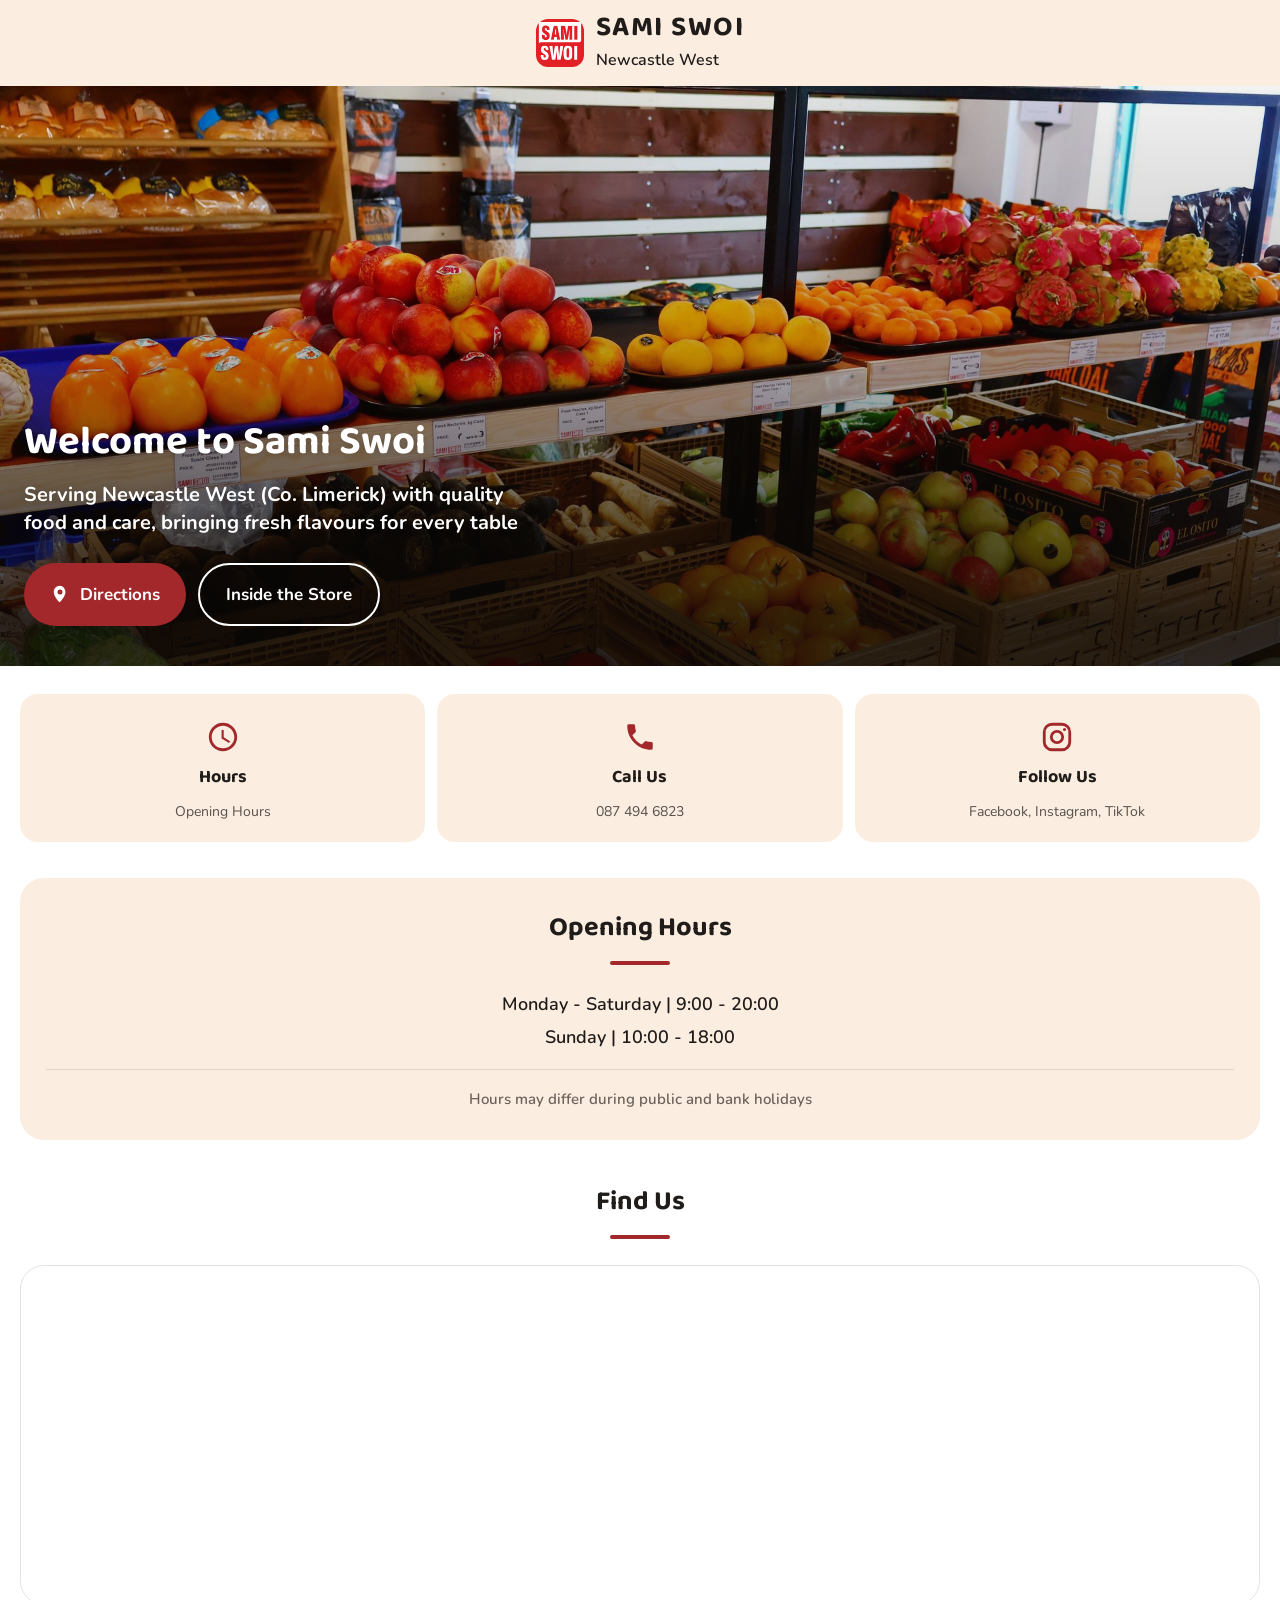
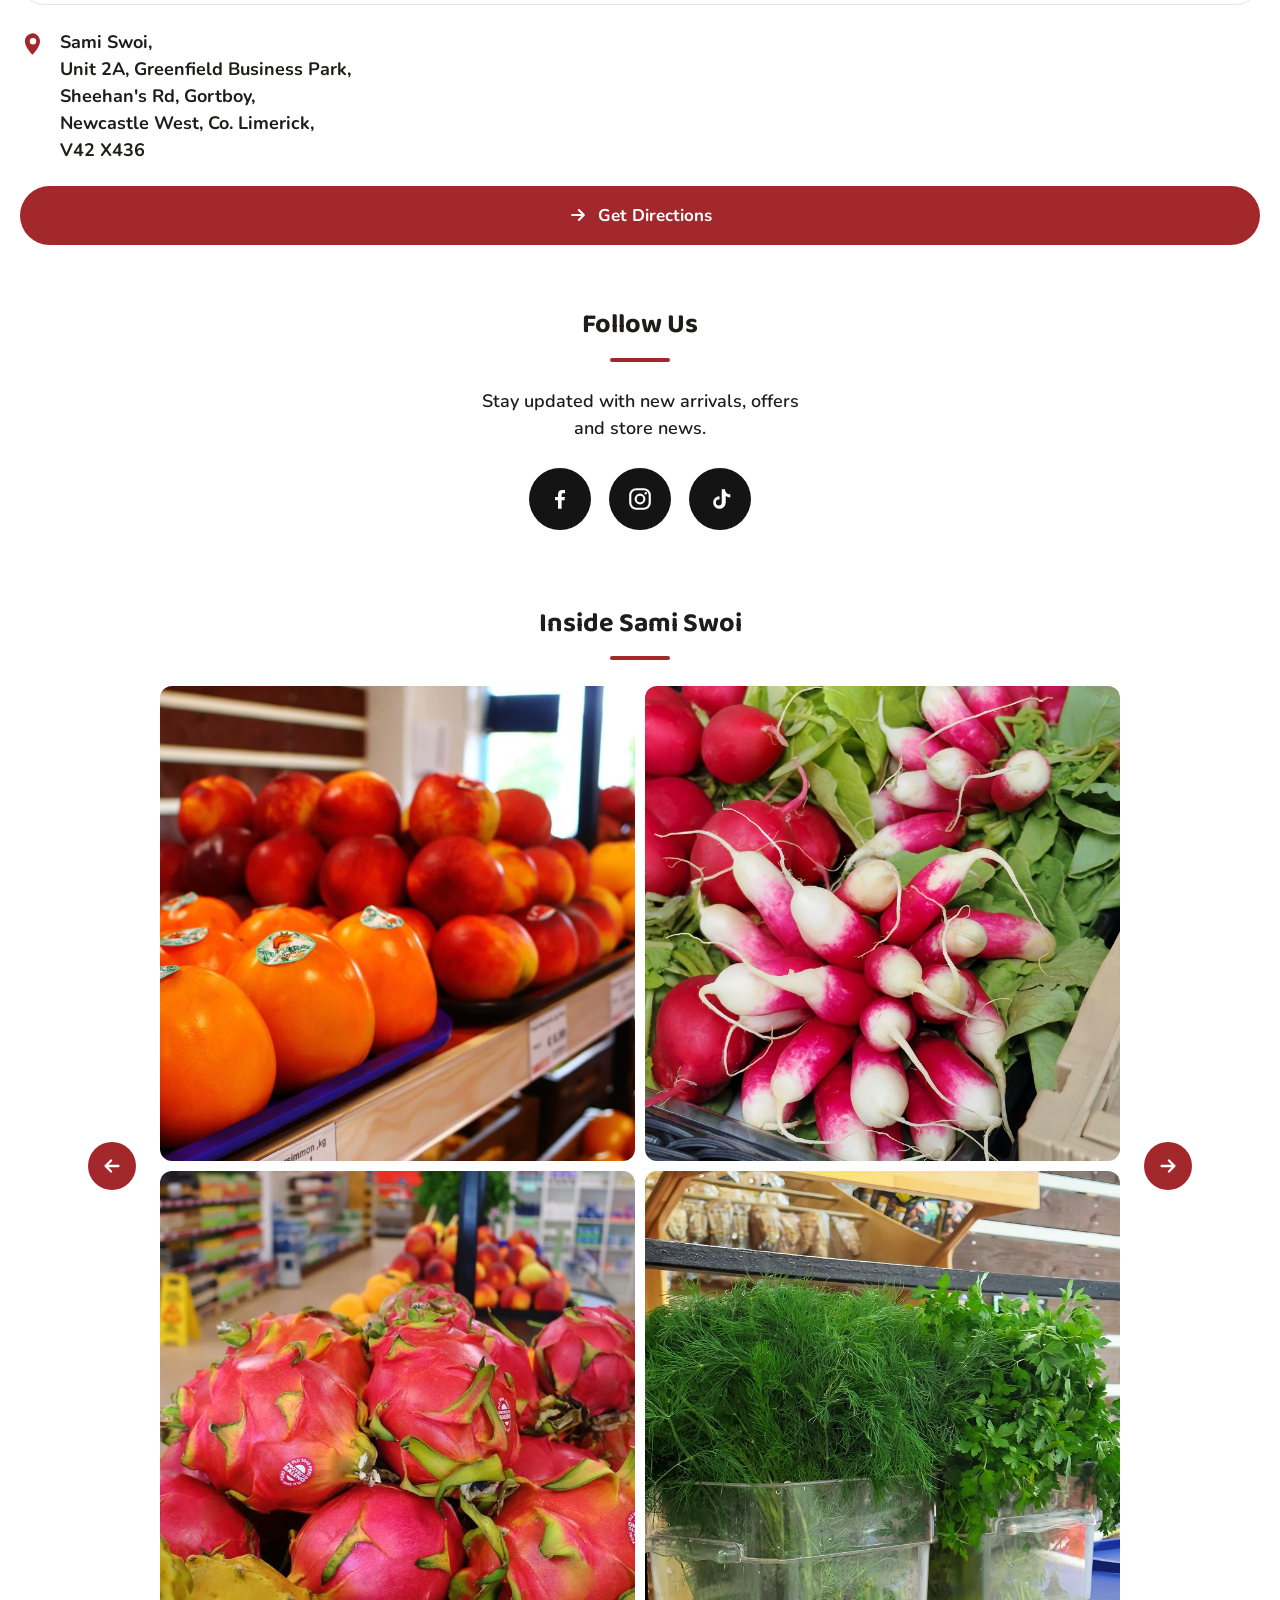
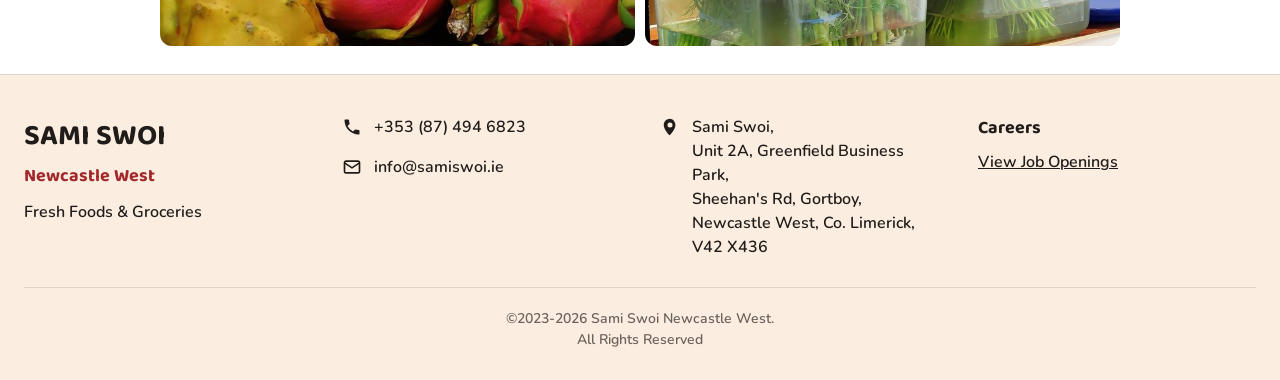
<file: index.html>
<!DOCTYPE html>
<html lang="en">

<head>
  <meta charset="UTF-8" />
  <meta name="viewport" content="width=device-width, initial-scale=1.0" />
  <title>Sami Swoi | Newcastle West (Co. Limerick)</title>
  <meta name="format-detection" content="telephone=no" />
  <link rel="icon" href="favicon.ico" />
  <link rel="preconnect" href="https://fonts.googleapis.com" />
  <link rel="preconnect" href="https://fonts.gstatic.com" crossorigin />
  <link
    href="https://fonts.googleapis.com/css2?family=Baloo+2:wght@500;600;700;800&family=Nunito:wght@400;600;700;800&display=swap"
    rel="stylesheet" />
  <link rel="stylesheet" href="styles.css" />
  <script src="fragments.js" defer></script>
  <script src="scripts.js" defer></script>
</head>

<body>
  <div class="page" id="top">

    <div id="site-header"></div>

    <section class="hero">
      <div class="hero-content">
        <h1>Welcome to Sami Swoi</h1>
        <p>Serving Newcastle West (Co. Limerick) with quality food and care, bringing fresh flavours for every table</p>
        <div class="hero-buttons">
          <a href="#map" class="btn btn-primary">
            <svg viewBox="0 0 24 24" fill="currentColor">
            <path
              d="M12 2C7.86 2 4.5 5.36 4.5 9.5c0 5.5 6.5 12 7 12.5.5-.5 7-7 7-12.5C18.5 5.36 15.14 2 12 2zm0 10.5a3 3 0 110-6 3 3 0 010 6z" />
          </svg>
            Directions
          </a>
          <a href="#inside-the-store" class="btn btn-outline">Inside the Store</a>
        </div>
      </div>
    </section>

    <section class="quick-info">
      <a href="#hours" class="info-card">
        <span class="info-icon"><svg viewBox="0 0 24 24" fill="currentColor">
            <path
              d="M12 2C6.47 2 2 6.47 2 12s4.47 10 10 10 10-4.47 10-10S17.53 2 12 2zm0 18c-4.41 0-8-3.59-8-8s3.59-8 8-8 8 3.59 8 8-3.59 8-8 8z" />
            <path d="M12.5 7H11v6l5.25 3.15.75-1.23-4.5-2.67z" />
          </svg></span>
        <span class="info-label">Hours</span>
        <span class="info-sub">Opening Hours</span>
      </a>
      <div class="info-card">
        <a href="tel:+353874946823" class="info-card-tel">
          <span class="info-icon"><svg viewBox="0 0 24 24" fill="currentColor">
              <path
                d="M6.62 10.79a15.05 15.05 0 006.59 6.59l2.2-2.2a1 1 0 011.02-.24c1.12.37 2.33.57 3.57.57a1 1 0 011 1V20a1 1 0 01-1 1C10.61 21 3 13.39 3 4a1 1 0 011-1h3.5a1 1 0 011 1c0 1.24.2 2.45.57 3.57a1 1 0 01-.25 1.02l-2.2 2.2z" />
            </svg></span>
          <span class="info-label">Call Us</span>
        </a>
        <span class="info-sub">087 494 6823</span>
      </div>
      <a href="#social-media" class="info-card">
        <span class="info-icon"><svg viewBox="0 0 24 24" fill="none" stroke="currentColor" stroke-width="2">
            <rect x="3" y="3" width="18" height="18" rx="5.5" />
            <circle cx="12" cy="12" r="4" />
            <circle cx="17.3" cy="6.7" r="1.1" fill="currentColor" stroke="none" />
          </svg></span>
        <span class="info-label">Follow Us</span>
        <span class="info-sub">Facebook, Instagram, TikTok</span>
      </a>
    </section>

    <section class="opening-hours" id="hours">
      <div class="hours-card">
        <h2 class="section-heading">Opening Hours</h2>
        <p>Monday - Saturday | 9:00 - 20:00</p>
        <p>Sunday | 10:00 - 18:00</p>
        <hr />
        <p class="muted">Hours may differ during public and bank holidays</p>
      </div>
    </section>

    <section class="find-us" id="map">
      <h2 class="section-heading">Find Us</h2>
      <div class="map-embed">
        <iframe
          src="https://www.google.com/maps/embed?pb=!1m14!1m8!1m3!1d4863.294888097653!2d-9.05238!3d52.449301!3m2!1i1024!2i768!4f13.1!3m3!1m2!1s0x485b318d85bb00df%3A0xbb4847e2647f6476!2sSAMI%20SWOI%20Newcastle%20West!5e0!3m2!1sen!2sus!4v1785746607807!5m2!1sen!2sus"
          loading="lazy" referrerpolicy="no-referrer-when-downgrade" title="Map showing Sami Swoi location">
        </iframe>
      </div>
      <div class="address-block">
        <svg class="pin-icon" viewBox="0 0 24 24" fill="currentColor">
          <path
            d="M12 2C7.86 2 4.5 5.36 4.5 9.5c0 5.5 6.5 12 7 12.5.5-.5 7-7 7-12.5C18.5 5.36 15.14 2 12 2zm0 10.5a3 3 0 110-6 3 3 0 010 6z" />
        </svg>
        <p>Sami Swoi,<br />Unit 2A, Greenfield Business Park,<br />Sheehan's Rd, Gortboy,<br />Newcastle West, Co.
          Limerick,<br />V42 X436</p>
      </div>
      <a href="https://www.google.com/maps/dir/?api=1&destination=Unit+2A,+SAMI+SWOI+Newcastle+West,+Sheehan's+Rd,+Gortboy,+Newcastle+West,+Co.+Limerick,+V42+X436"
        target="_blank" rel="noopener" class="btn btn-primary btn-full">
        <svg viewBox="0 0 24 24" fill="none" stroke="currentColor" stroke-width="2.5" stroke-linecap="round"
          stroke-linejoin="round">
          <path d="M5 12h14M13 6l6 6-6 6" />
        </svg>
        Get Directions
      </a>
    </section>

    <section class="follow-us" id="social-media">
      <h2 class="section-heading">Follow Us</h2>
      <p class="sub">Stay updated with new arrivals, offers and store news.</p>
      <div class="social-row">
        <a href="https://www.facebook.com/people/Sami-Swoi/pfbid02LhVeNh3Zhd5ELFD17nQKPX2Lpx3Z6w9bepP1s5wPyCRjrV6WiodmXbZF6c1RVofil/" target="_blank" rel="noopener" class="social-icon" aria-label="Facebook">
          <svg viewBox="0 0 24 24" fill="currentColor">
            <path
              d="M13.5 21v-7.85h2.64l.4-3.06h-3.04v-1.96c0-.89.25-1.49 1.53-1.49h1.63V3.98C15.94 3.87 15.02 3.8 13.94 3.8c-2.24 0-3.78 1.37-3.78 3.87v2.42H7.5v3.06h2.66V21h3.34z" />
          </svg>
        </a>
        <a href="https://www.instagram.com/swoi561?utm_source=ig_web_button_share_sheet&igsh=ZDNlZDc0MzIxNw==" target="_blank" rel="noopener" class="social-icon" aria-label="Instagram">
          <svg viewBox="0 0 24 24" fill="none" stroke="currentColor" stroke-width="2">
            <rect x="3" y="3" width="18" height="18" rx="5.5" />
            <circle cx="12" cy="12" r="4" />
            <circle cx="17.3" cy="6.7" r="1.1" fill="currentColor" stroke="none" />
          </svg>
        </a>
        <a href="https://www.tiktok.com/@sami.swoi22?is_from_webapp=1&sender_device=pc" target="_blank" rel="noopener" class="social-icon" aria-label="TikTok">
          <svg viewBox="0 0 24 24" fill="currentColor">
            <path
              d="M16.6 3h-3v12.2a2.7 2.7 0 11-2.7-2.7c.2 0 .4 0 .6.05V9.4a5.8 5.8 0 105.8 5.8V9.3a7.3 7.3 0 004.2 1.3V7.6a4.3 4.3 0 01-4.9-4.6z" />
          </svg>
        </a>
      </div>
    </section>

    <section class="gallery" id="inside-the-store">
      <h2 class="section-heading">Inside Sami Swoi</h2>
      <div class="carousel-wrap">
      <div class="carousel">
        <div class="carousel-track" id="galleryTrack">
          <div class="carousel-page" aria-hidden="true">
            <img src="static/images/inside-the-store/img_0358.jpg" alt="" />
            <img src="static/images/inside-the-store/img_0359.jpg" alt="" />
            <img src="static/images/inside-the-store/img_0360.jpg" alt="" />
            <img src="static/images/inside-the-store/img_0353.jpg" alt="" />
          </div>
          <div class="carousel-page">
            <img src="static/images/inside-the-store/img_0287.jpg" alt="Inside Sami Swoi" />
            <img src="static/images/inside-the-store/img_0289.jpg" alt="Inside Sami Swoi" />
            <img src="static/images/inside-the-store/img_0290.jpg" alt="Inside Sami Swoi" />
            <img src="static/images/inside-the-store/img_0292.jpg" alt="Inside Sami Swoi" />
          </div>
          <div class="carousel-page">
            <img src="static/images/inside-the-store/img_0334.jpg" alt="Inside Sami Swoi" />
            <img src="static/images/inside-the-store/img_0335.jpg" alt="Inside Sami Swoi" />
            <img src="static/images/inside-the-store/img_0342.jpg" alt="Inside Sami Swoi" />
            <img src="static/images/inside-the-store/img_0343.jpg" alt="Inside Sami Swoi" />
          </div>
          <div class="carousel-page">
            <img src="static/images/inside-the-store/img_0345.jpg" alt="Inside Sami Swoi" />
            <img src="static/images/inside-the-store/img_0346.jpg" alt="Inside Sami Swoi" />
            <img src="static/images/inside-the-store/img_0347.jpg" alt="Inside Sami Swoi" />
            <img src="static/images/inside-the-store/img_0348.jpg" alt="Inside Sami Swoi" />
          </div>
          <div class="carousel-page">
            <img src="static/images/inside-the-store/img_0349.jpg" alt="Inside Sami Swoi" />
            <img src="static/images/inside-the-store/img_0350.jpg" alt="Inside Sami Swoi" />
            <img src="static/images/inside-the-store/img_0351.jpg" alt="Inside Sami Swoi" />
            <img src="static/images/inside-the-store/img_0352.jpg" alt="Inside Sami Swoi" />
          </div>
          <div class="carousel-page">
            <img src="static/images/inside-the-store/img_0354.jpg" alt="Inside Sami Swoi" />
            <img src="static/images/inside-the-store/img_0355.jpg" alt="Inside Sami Swoi" />
            <img src="static/images/inside-the-store/img_0356.jpg" alt="Inside Sami Swoi" />
            <img src="static/images/inside-the-store/img_0357.jpg" alt="Inside Sami Swoi" />
          </div>
          <div class="carousel-page">
            <img src="static/images/inside-the-store/img_0358.jpg" alt="Inside Sami Swoi" />
            <img src="static/images/inside-the-store/img_0359.jpg" alt="Inside Sami Swoi" />
            <img src="static/images/inside-the-store/img_0360.jpg" alt="Inside Sami Swoi" />
            <img src="static/images/inside-the-store/img_0353.jpg" alt="Inside Sami Swoi" />
          </div>
          <div class="carousel-page" aria-hidden="true">
            <img src="static/images/inside-the-store/img_0287.jpg" alt="" />
            <img src="static/images/inside-the-store/img_0289.jpg" alt="" />
            <img src="static/images/inside-the-store/img_0290.jpg" alt="" />
            <img src="static/images/inside-the-store/img_0292.jpg" alt="" />
          </div>
        </div>
      </div>
      <div class="carousel-controls">
        <button type="button" class="carousel-btn" id="galleryPrev" aria-label="Show previous photos" aria-controls="galleryTrack">
          <svg viewBox="0 0 24 24" fill="none" stroke="currentColor" stroke-width="2.5" stroke-linecap="round" stroke-linejoin="round">
            <path d="M19 12H5M11 18l-6-6 6-6" />
          </svg>
        </button>
        <button type="button" class="carousel-btn" id="galleryNext" aria-label="Show next photos" aria-controls="galleryTrack">
          <svg viewBox="0 0 24 24" fill="none" stroke="currentColor" stroke-width="2.5" stroke-linecap="round" stroke-linejoin="round">
            <path d="M5 12h14M13 6l6 6-6 6" />
          </svg>
        </button>
      </div>
      </div>
    </section>

    <div id="site-footer"></div>

  </div>

</body>

</html>
</file>
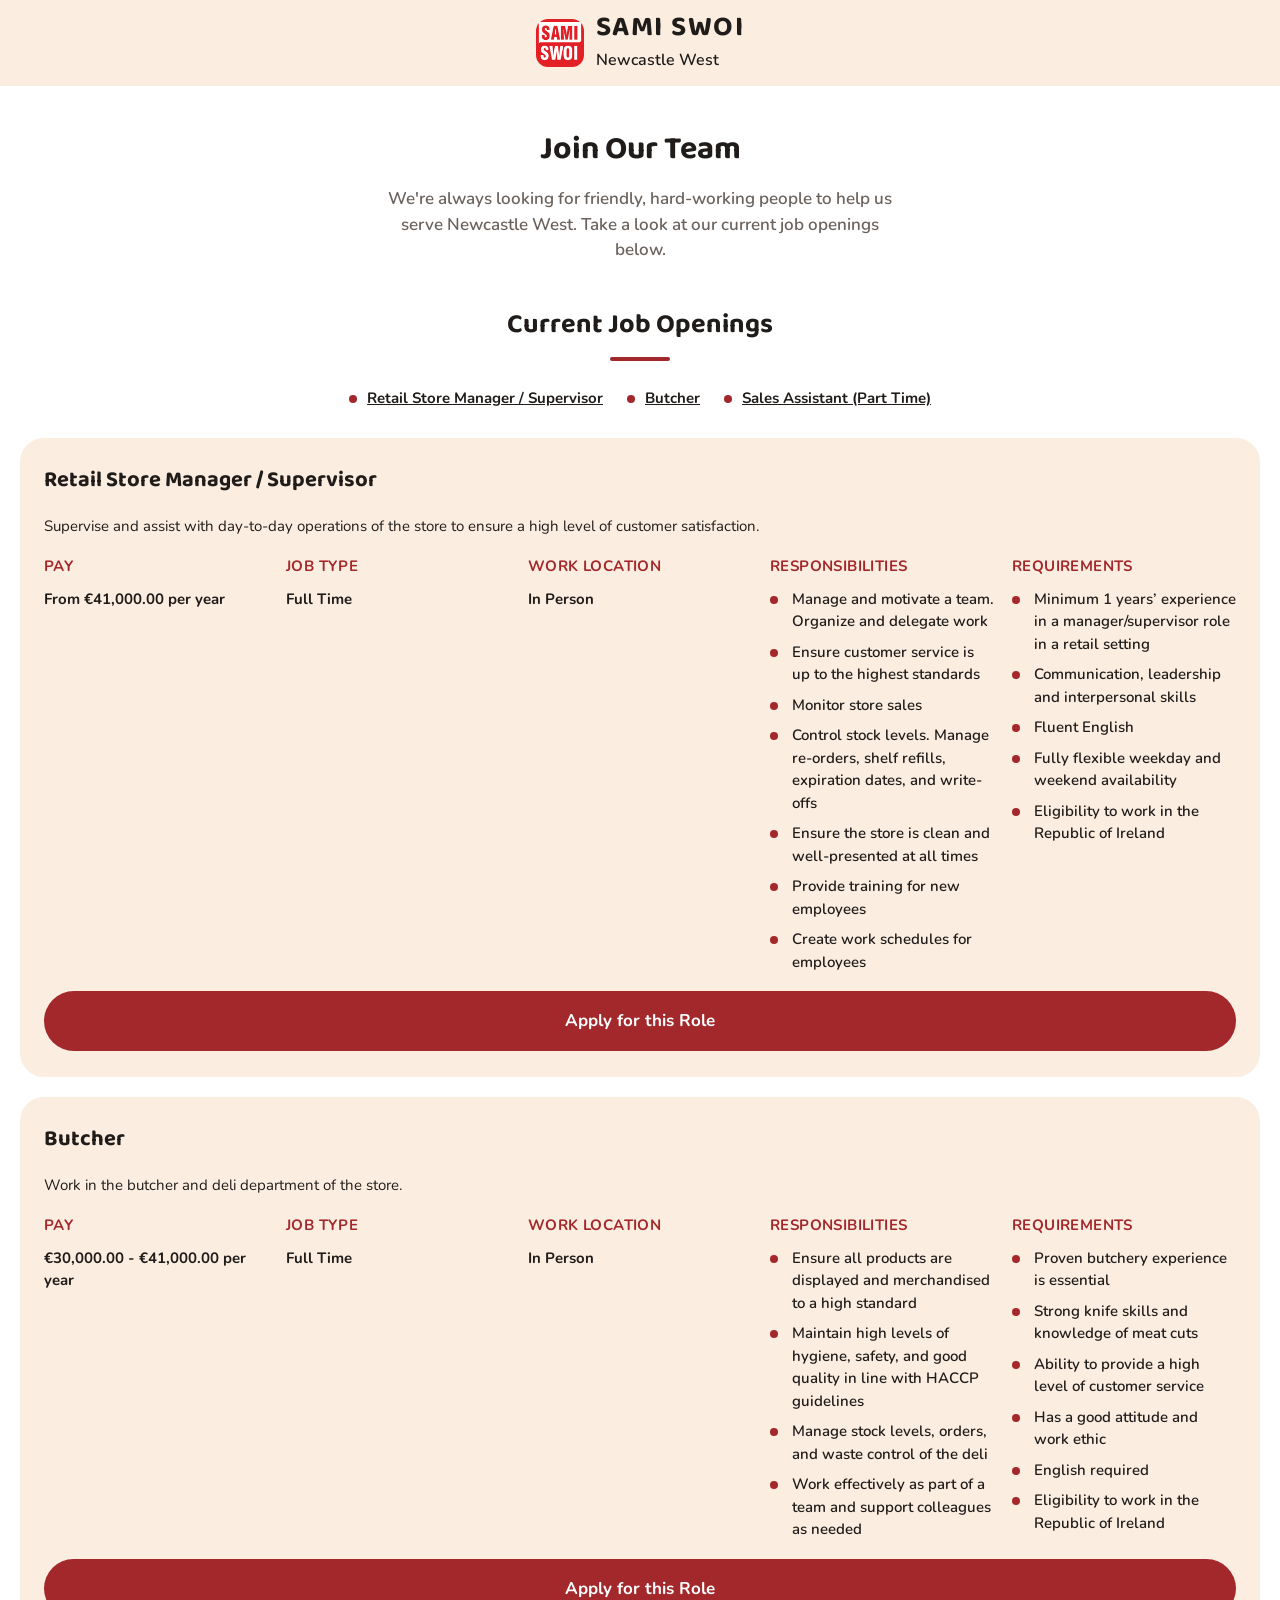
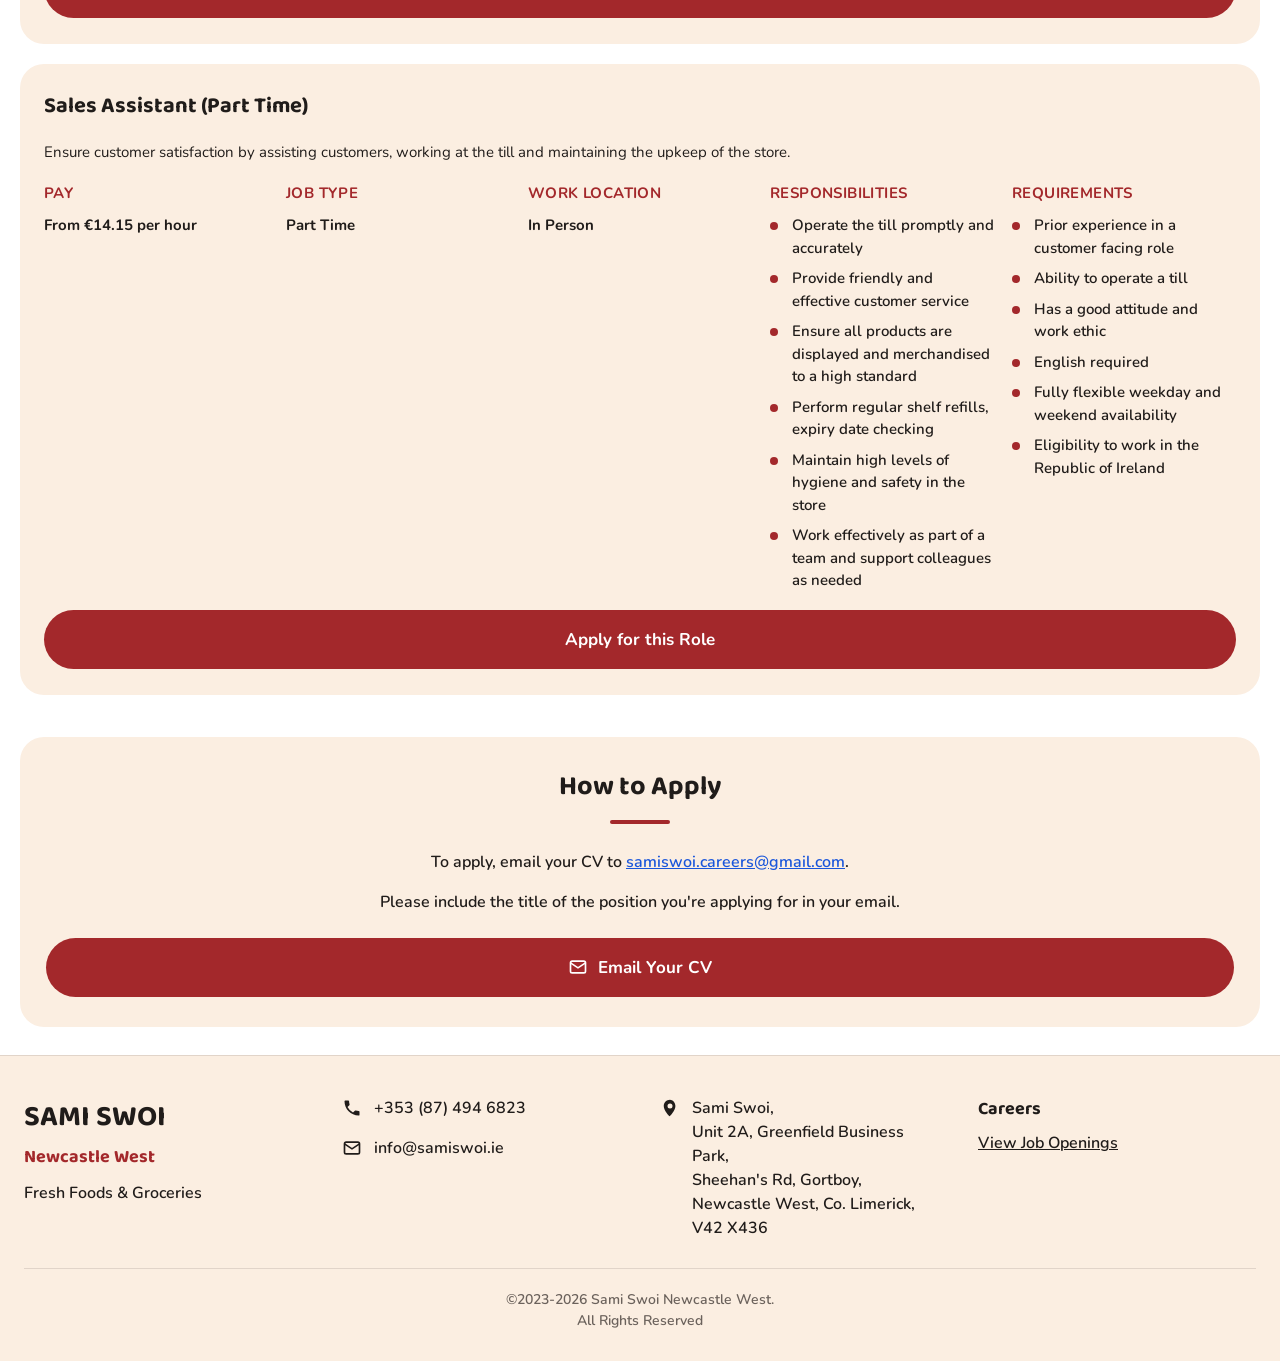
<file: jobs.html>
<!DOCTYPE html>
<html lang="en">

<head>
  <meta charset="UTF-8" />
  <meta name="viewport" content="width=device-width, initial-scale=1.0" />
  <title>Jobs | Sami Swoi Newcastle West</title>
  <meta name="format-detection" content="telephone=no" />
  <link rel="icon" href="favicon.ico" />
  <link rel="preconnect" href="https://fonts.googleapis.com" />
  <link rel="preconnect" href="https://fonts.gstatic.com" crossorigin />
  <link
    href="https://fonts.googleapis.com/css2?family=Baloo+2:wght@500;600;700;800&family=Nunito:wght@400;600;700;800&display=swap"
    rel="stylesheet" />
  <link rel="stylesheet" href="styles.css" />
  <script src="fragments.js" defer></script>
</head>

<body>
  <div class="page" id="top">

    <div id="site-header"></div>

    <section class="jobs-hero">
      <div class="jobs-hero-content">
        <h1>Join Our Team</h1>
        <p>We're always looking for friendly, hard-working people to help us serve Newcastle West. Take a look at
          our current job openings below.</p>
      </div>
    </section>

    <section class="jobs" id="jobs">
      <h2 class="section-heading">Current Job Openings</h2>

      <ul class="job-links">
        <li><a href="#retail-store-manager-supervisor">Retail Store Manager / Supervisor</a></li>
        <li><a href="#butcher">Butcher</a></li>
        <li><a href="#sales-assistant-part-time">Sales Assistant (Part Time)</a></li>
      </ul>

      <div class="job-list">

        <article class="job-card" id="retail-store-manager-supervisor">
          <h3 class="job-title">Retail Store Manager / Supervisor</h3>
          <p class="job-description">
            Supervise and assist with day-to-day operations of the store to ensure a high level of customer satisfaction.
          </p>
          <div class="job-groups">
            <div class="job-group">
              <h4 class="job-group-heading">Pay</h4>
              <p class="job-pay-value">From €41,000.00 per year</p>
            </div>
            <div class="job-group">
              <h4 class="job-group-heading">Job Type</h4>
              <p class="job-pay-value">Full Time</p>
            </div>
            <div class="job-group">
              <h4 class="job-group-heading">Work Location</h4>
              <p class="job-pay-value">In Person</p>
            </div>
            <div class="job-group">
              <h4 class="job-group-heading">Responsibilities</h4>
              <ul class="job-bullets">
                <li>Manage and motivate a team. Organize and delegate work</li>
                <li>Ensure customer service is up to the highest standards</li>
                <li>Monitor store sales</li>
                <li>Control stock levels. Manage re-orders, shelf refills, expiration dates, and write-offs</li>
                <li>Ensure the store is clean and well-presented at all times</li>
                <li>Provide training for new employees</li>
                <li>Create work schedules for employees</li>
              </ul>
            </div>
            <div class="job-group">
              <h4 class="job-group-heading">Requirements</h4>
              <ul class="job-bullets">
                <li>Minimum 1 years’ experience in a manager/supervisor role in a retail setting</li>
                <li>Communication, leadership and interpersonal skills</li>
                <li>Fluent English</li>
                <li>Fully flexible weekday and weekend availability</li>
                <li>Eligibility to work in the Republic of Ireland</li>
              </ul>
            </div>
          </div>
          <a href="#apply" class="btn btn-primary btn-full">Apply for this Role</a>
        </article>

        <article class="job-card" id="butcher">
          <h3 class="job-title">Butcher</h3>
          <p class="job-description">Work in the butcher and deli department of the store.</p>
          <div class="job-groups">
            <div class="job-group">
              <h4 class="job-group-heading">Pay</h4>
              <p class="job-pay-value">€30,000.00 - €41,000.00 per year</p>
            </div>
            <div class="job-group">
              <h4 class="job-group-heading">Job Type</h4>
              <p class="job-pay-value">Full Time</p>
            </div>
            <div class="job-group">
              <h4 class="job-group-heading">Work Location</h4>
              <p class="job-pay-value">In Person</p>
            </div>
            <div class="job-group">
              <h4 class="job-group-heading">Responsibilities</h4>
              <ul class="job-bullets">
                <li>Ensure all products are displayed and merchandised to a high standard</li>
                <li>Maintain high levels of hygiene, safety, and good quality in line with HACCP guidelines</li>
                <li>Manage stock levels, orders, and waste control of the deli</li>
                <li>Work effectively as part of a team and support colleagues as needed</li>
              </ul>
            </div>
            <div class="job-group">
              <h4 class="job-group-heading">Requirements</h4>
              <ul class="job-bullets">
                <li>Proven butchery experience is essential</li>
                <li>Strong knife skills and knowledge of meat cuts</li>
                <li>Ability to provide a high level of customer service</li>
                <li>Has a good attitude and work ethic</li>
                <li>English required</li>
                <li>Eligibility to work in the Republic of Ireland</li>
              </ul>
            </div>
          </div>
          <a href="#apply" class="btn btn-primary btn-full">Apply for this Role</a>
        </article>

        <article class="job-card" id="sales-assistant-part-time">
          <h3 class="job-title">Sales Assistant (Part Time)</h3>
          <p class="job-description">Ensure customer satisfaction by assisting customers, working at the till and maintaining the upkeep of the store.</p>
          <div class="job-groups">
            <div class="job-group">
              <h4 class="job-group-heading">Pay</h4>
              <p class="job-pay-value">From €14.15 per hour</p>
            </div>
            <div class="job-group">
              <h4 class="job-group-heading">Job Type</h4>
              <p class="job-pay-value">Part Time</p>
            </div>
            <div class="job-group">
              <h4 class="job-group-heading">Work Location</h4>
              <p class="job-pay-value">In Person</p>
            </div>
            <div class="job-group">
              <h4 class="job-group-heading">Responsibilities</h4>
              <ul class="job-bullets">
                <li>Operate the till promptly and accurately</li>
                <li>Provide friendly and effective customer service</li>
                <li>Ensure all products are displayed and merchandised to a high standard</li>
                <li>Perform regular shelf refills, expiry date checking</li>
                <li>Maintain high levels of hygiene and safety in the store</li>
                <li>Work effectively as part of a team and support colleagues as needed</li>
              </ul>
            </div>
            <div class="job-group">
              <h4 class="job-group-heading">Requirements</h4>
              <ul class="job-bullets">
                <li>Prior experience in a customer facing role</li>
                <li>Ability to operate a till</li>
                <li>Has a good attitude and work ethic</li>
                <li>English required</li>
                <li>Fully flexible weekday and weekend availability</li>
                <li>Eligibility to work in the Republic of Ireland</li>
              </ul>
            </div>
          </div>
          <a href="#apply" class="btn btn-primary btn-full">Apply for this Role</a>
        </article>

      </div>
    </section>

    <section class="apply" id="apply">
      <div class="apply-card">
        <h2 class="section-heading">How to Apply</h2>
        <p>To apply, email your CV to <a href="mailto:samiswoi.careers@gmail.com" class="link">samiswoi.careers@gmail.com</a>.</p>
        <p>Please include the title of the position you're applying for in your email.</p>
        <a href="mailto:samiswoi.careers@gmail.com?subject=Job%20Application" class="btn btn-primary btn-full">
          <svg viewBox="0 0 24 24" fill="none" stroke="currentColor" stroke-width="2">
            <rect x="3" y="5" width="18" height="14" rx="2" />
            <path d="M3 7l9 6 9-6" />
          </svg>
          Email Your CV
        </a>
      </div>
    </section>

    <div id="site-footer"></div>

  </div>

</body>

</html>
</file>
<file: styles.css>
:root {
  --cream: #fbeee1;
  --maroon: #a3282b;
  --maroon-dark: #862123;
  --ink: #201c1a;
  --ink-soft: #6b625c;
  --placeholder: #58524e;
  --white: #ffffff;
  --line: rgba(32, 28, 26, 0.12);
  --radius-lg: 24px;
  --radius-md: 18px;
  --radius-sm: 12px;
}

* {
  margin: 0;
  padding: 0;
  box-sizing: border-box;
}

html {
  scroll-behavior: smooth;
}

body {
  font-family: 'Nunito', sans-serif;
  color: var(--ink);
  background: #e9ded0;
  -webkit-font-smoothing: antialiased;
  font-size: 16px;
  line-height: 1.5;
}

h1,
h2,
.logo,
.footer-brand,
.footer-nav-heading,
.product-name,
.info-label,
.job-title {
  font-family: 'Baloo 2', cursive;
}

a {
  color: inherit;
  text-decoration: none;
}

.link {
  color: #1a56db;
  text-decoration: underline;
}

.link:hover {
  color: #1442b0;
}

button {
  font-family: inherit;
  border: none;
  background: none;
  cursor: pointer;
}

a:focus-visible,
button:focus-visible {
  outline: 3px solid var(--maroon);
  outline-offset: 3px;
}

.page {
  margin: 0 auto;
  background: var(--white);
  overflow: hidden;
}

@media (max-width: 600px) {
  .page {
    box-shadow: 0 0 60px rgba(0, 0, 0, 0.12);
  }
}

/* ---------- Header ---------- */
.site-header {
  position: relative;
  background: var(--cream);
  display: flex;
  align-items: center;
  justify-content: center;
  padding: 14px 24px;
  z-index: 30;
}

.logo-block {
  display: flex;
  align-items: center;
  gap: 12px;
}

.logo-icon {
  width: 40px;
  height: 40px;
  flex-shrink: 0;
  border-radius: var(--radius-sm);
}

.logo-block .logo {
  font-size: 28px;
  font-weight: 700;
  letter-spacing: 1.5px;
  line-height: 1;
}

.logo-block .tagline {
  font-size: 16px;
  font-weight: 600;
  margin-top: 6px;
}

@media (min-width: 601px) {
  .logo-icon {
    width: 48px;
    height: 48px;
  }
}

/* ---------- Hero ---------- */
.hero {
  position: relative;
  min-height: 580px;
  display: flex;
  align-items: flex-end;
  background: url('static/images/main.jpeg') center / cover no-repeat;
  overflow: hidden;
}

.hero::after {
  content: "";
  position: absolute;
  inset: 0;
  background: linear-gradient(to top, rgba(10, 8, 6, 0.82) 8%, rgba(10, 8, 6, 0.25) 55%, rgba(10, 8, 6, 0.05) 100%);
}

.hero-content {
  position: relative;
  z-index: 2;
  padding: 32px 24px 40px;
  color: var(--white);
}

.hero-content h1 {
  font-size: 40px;
  font-weight: 700;
  line-height: 1.08;
  margin-bottom: 16px;
  text-shadow: 0 2px 12px rgba(0, 0, 0, 0.25);
}

.hero-content p {
  font-size: 20px;
  font-weight: 700;
  line-height: 1.4;
  margin-bottom: 26px;
  max-width: 520px;
  text-shadow: 0 1px 8px rgba(0, 0, 0, 0.2);
}

.hero-buttons {
  display: flex;
  flex-wrap: wrap;
  gap: 12px;
}

/* ---------- Buttons ---------- */
.btn {
  display: inline-flex;
  align-items: center;
  justify-content: center;
  gap: 10px;
  padding: 17px 26px;
  border-radius: 50px;
  font-weight: 700;
  font-size: 17px;
  transition: transform 0.15s ease, background 0.15s ease, box-shadow 0.15s ease;
}

.btn svg {
  width: 20px;
  height: 20px;
  flex-shrink: 0;
}

.btn-primary {
  background: var(--maroon);
  color: var(--white);
}

.btn-primary:hover {
  background: var(--maroon-dark);
  transform: translateY(-2px);
  box-shadow: 0 10px 20px rgba(163, 40, 43, 0.3);
}

.btn-outline {
  background: rgba(0, 0, 0, 0.18);
  border: 2px solid var(--white);
  color: var(--white);
}

.btn-outline:hover {
  background: rgba(255, 255, 255, 0.15);
  transform: translateY(-2px);
}

.btn-full {
  width: 100%;
}

/* ---------- Quick info cards ---------- */
.quick-info {
  display: grid;
  grid-template-columns: repeat(3, 1fr);
  gap: 12px;
  padding: 28px 20px 8px;
}

.info-card {
  background: var(--cream);
  border-radius: var(--radius-md);
  padding: 26px 8px 20px;
  text-align: center;
  display: flex;
  flex-direction: column;
  align-items: center;
  gap: 10px;
  transition: transform 0.2s ease, box-shadow 0.2s ease;
}

.info-card:hover {
  transform: translateY(-4px);
  box-shadow: 0 10px 24px rgba(0, 0, 0, 0.08);
}

.info-card-tel {
  display: flex;
  flex-direction: column;
  align-items: center;
  gap: 10px;
}

.info-icon {
  color: var(--maroon);
  width: 34px;
  height: 34px;
}

.info-icon svg {
  width: 100%;
  height: 100%;
}

.info-label {
  font-size: 18px;
  font-weight: 700;
}

.info-sub {
  font-size: 14px;
  opacity: 0.75;
  word-break: break-word;
}

/* ---------- Section heading ---------- */
.section-heading {
  font-size: 27px;
  font-weight: 700;
  text-align: center;
  position: relative;
  padding-bottom: 16px;
  margin-bottom: 26px;
}

.section-heading::after {
  content: "";
  position: absolute;
  bottom: 0;
  left: 50%;
  transform: translateX(-50%);
  width: 60px;
  height: 4px;
  border-radius: 2px;
  background: var(--maroon);
}

.section-heading.left {
  text-align: left;
}

.section-heading.left::after {
  left: 0;
  transform: none;
}

/* ---------- Best sellers ---------- */
.best-sellers {
  padding: 34px 0 8px;
}

.best-sellers .section-heading {
  padding: 0 20px;
}

.scroll-row {
  display: flex;
  gap: 16px;
  overflow-x: auto;
  padding: 4px 20px 14px;
  scroll-snap-type: x proximity;
}

.scroll-row::-webkit-scrollbar {
  height: 6px;
}

.scroll-row::-webkit-scrollbar-thumb {
  background: var(--line);
  border-radius: 3px;
}

.product-card {
  flex: 0 0 148px;
  scroll-snap-align: start;
}

.product-card .placeholder-img {
  width: 148px;
  height: 148px;
  margin-bottom: 12px;
}

.product-name {
  font-size: 18px;
  font-weight: 700;
  margin-bottom: 2px;
}

.product-sub {
  font-size: 14px;
  color: var(--ink-soft);
  line-height: 1.35;
}

.placeholder-img {
  background-color: var(--placeholder);
  background-image:
    linear-gradient(to top right, transparent calc(50% - 1px), rgba(255, 255, 255, 0.55) calc(50% - 1px), rgba(255, 255, 255, 0.55) calc(50% + 1px), transparent calc(50% + 1px)),
    linear-gradient(to top left, transparent calc(50% - 1px), rgba(255, 255, 255, 0.55) calc(50% - 1px), rgba(255, 255, 255, 0.55) calc(50% + 1px), transparent calc(50% + 1px));
  border-radius: var(--radius-sm);
  transition: transform 0.2s ease;
}

.product-card:hover .placeholder-img {
  transform: scale(1.04);
}

/* ---------- Opening hours ---------- */
.opening-hours {
  padding: 28px 20px 8px;
}

.hours-card {
  background: var(--cream);
  border-radius: var(--radius-lg);
  padding: 30px 26px;
  text-align: center;
}

.hours-card p {
  font-size: 18px;
  font-weight: 600;
  margin-bottom: 6px;
}

.hours-card hr {
  border: none;
  border-top: 1px solid var(--line);
  margin: 18px 0;
}

.hours-card .muted {
  font-size: 15px;
  font-weight: 600;
  color: var(--ink-soft);
  margin-bottom: 0;
}

/* ---------- Gallery ---------- */
.gallery {
  padding: 34px 20px 8px;
}

.carousel {
  overflow: hidden;
}

@media (min-width: 601px) {
  .carousel {
    max-width: 960px;
    margin: 0 auto;
  }
}

.carousel-track {
  display: flex;
  transition: transform 0.5s ease;
}

.carousel-page {
  flex: 0 0 100%;
  display: grid;
  grid-template-columns: repeat(2, 1fr);
  grid-template-rows: repeat(2, 1fr);
  gap: 10px;
}

.carousel-page img {
  width: 100%;
  aspect-ratio: 1 / 1;
  object-fit: cover;
  display: block;
  border-radius: var(--radius-sm);
  transition: transform 0.2s ease;
}

.carousel-page img:hover {
  transform: scale(1.04);
}

.carousel-controls {
  display: flex;
  justify-content: center;
  gap: 16px;
  margin-top: 20px;
}

@media (min-width: 1100px) {
  .carousel-wrap {
    display: grid;
    grid-template-columns: auto minmax(0, 960px) auto;
    align-items: center;
    justify-content: center;
    gap: 24px;
  }

  .carousel-wrap .carousel {
    grid-column: 2;
    margin: 0;
  }

  .carousel-controls {
    display: contents;
  }

  .carousel-controls #galleryPrev {
    grid-column: 1;
    grid-row: 1;
  }

  .carousel-controls #galleryNext {
    grid-column: 3;
    grid-row: 1;
  }
}

.carousel-btn {
  width: 48px;
  height: 48px;
  border-radius: 50%;
  background: var(--maroon);
  color: var(--white);
  display: flex;
  align-items: center;
  justify-content: center;
  transition: background 0.15s ease, transform 0.15s ease;
}

.carousel-btn:hover {
  background: var(--maroon-dark);
  transform: translateY(-2px);
}

.carousel-btn svg {
  width: 22px;
  height: 22px;
}

/* ---------- Find us ---------- */
.find-us {
  padding: 34px 20px 8px;
}

.map-embed {
  border-radius: var(--radius-lg);
  overflow: hidden;
  height: 340px;
  margin-bottom: 24px;
  border: 1px solid var(--line);
}

.map-embed iframe {
  width: 100%;
  height: 100%;
  border: 0;
  display: block;
}

.address-block {
  display: flex;
  gap: 14px;
  align-items: flex-start;
  margin-bottom: 22px;
}

.address-block .pin-icon {
  width: 26px;
  height: 26px;
  color: var(--maroon);
  flex-shrink: 0;
  margin-top: 2px;
}

.address-block p {
  font-size: 18px;
  font-weight: 700;
  line-height: 1.5;
}

/* ---------- Follow us ---------- */
.follow-us {
  padding: 32px 20px 40px;
  margin-top: 20px;
  text-align: center;
}

.follow-us .sub {
  font-size: 18px;
  font-weight: 600;
  max-width: 320px;
  margin: 0 auto 26px;
}

.social-row {
  display: flex;
  justify-content: center;
  gap: 18px;
}

.social-icon {
  width: 62px;
  height: 62px;
  border-radius: 50%;
  background: #141414;
  color: var(--white);
  display: flex;
  align-items: center;
  justify-content: center;
  transition: transform 0.2s ease;
}

.social-icon svg {
  width: 26px;
  height: 26px;
}

.social-icon:hover {
  transform: translateY(-4px);
}

/* ---------- Jobs ---------- */
.jobs-hero {
  padding: 40px 20px 8px;
  text-align: center;
}

.jobs-hero-content h1 {
  font-size: 32px;
  font-weight: 700;
  margin-bottom: 12px;
}

.jobs-hero-content p {
  font-size: 17px;
  font-weight: 600;
  color: var(--ink-soft);
  max-width: 520px;
  margin: 0 auto;
}

.jobs {
  padding: 34px 20px 8px;
}

.job-links {
  list-style: none;
  display: flex;
  flex-wrap: wrap;
  justify-content: center;
  gap: 10px 24px;
  margin: 0 0 28px;
  padding: 0;
}

.job-links li {
  font-size: 15px;
  font-weight: 700;
  padding-left: 18px;
  position: relative;
}

.job-links li::before {
  content: "";
  position: absolute;
  left: 0;
  top: 8px;
  width: 8px;
  height: 8px;
  border-radius: 50%;
  background: var(--maroon);
}

.job-links a {
  text-decoration: underline;
}

.job-links a:hover {
  color: var(--maroon);
}

.job-list {
  display: grid;
  gap: 20px;
}

.job-card {
  background: var(--cream);
  border-radius: var(--radius-lg);
  padding: 26px 24px;
  display: flex;
  flex-direction: column;
  gap: 18px;
  transition: transform 0.2s ease, box-shadow 0.2s ease;
}

.job-card:hover {
  transform: translateY(-4px);
  box-shadow: 0 10px 24px rgba(0, 0, 0, 0.08);
}

.job-title {
  font-size: 22px;
  font-weight: 700;
}

.job-description {
  font-size: 15px;
  color: var(--ink);
  line-height: 1.5;
}

.job-groups {
  display: grid;
  gap: 18px;
}

@media (min-width: 700px) {
  .job-groups {
    grid-template-columns: repeat(auto-fit, minmax(200px, 1fr));
  }
}

.job-group {
  display: flex;
  flex-direction: column;
  gap: 10px;
}

.job-group-heading {
  font-size: 15px;
  font-weight: 700;
  text-transform: uppercase;
  letter-spacing: 0.4px;
  color: var(--maroon);
}

.job-bullets {
  list-style: none;
  display: flex;
  flex-direction: column;
  gap: 8px;
  flex: 1;
}

.job-bullets li {
  font-size: 15px;
  font-weight: 600;
  padding-left: 22px;
  position: relative;
}

.job-pay-value {
  font-size: 15px;
  font-weight: 700;
  color: var(--ink);
}

.job-bullets li::before {
  content: "";
  position: absolute;
  left: 0;
  top: 8px;
  width: 8px;
  height: 8px;
  border-radius: 50%;
  background: var(--maroon);
}

.job-card .btn {
  margin-top: auto;
}

/* ---------- Apply ---------- */
.apply {
  padding: 34px 20px 8px;
}

.apply-card {
  background: var(--cream);
  border-radius: var(--radius-lg);
  padding: 30px 26px;
  text-align: center;
}

.apply-card p {
  font-size: 16px;
  font-weight: 600;
  margin-bottom: 16px;
  line-height: 1.5;
}

.apply-card .btn {
  margin-top: 8px;
}

/* ---------- Footer ---------- */
.site-footer {
  background: var(--cream);
  padding: 40px 24px 30px;
  margin-top: 20px;
  border-top: 1px solid var(--line);
}

.footer-columns {
  display: flex;
  flex-direction: column;
  gap: 22px;
}

.footer-brand {
  font-size: 29px;
  font-weight: 700;
}

.footer-location {
  font-size: 18px;
  font-weight: 700;
  color: var(--maroon);
  margin-top: 4px;
  font-family: 'Baloo 2', cursive;
}

.footer-desc {
  font-size: 16px;
  font-weight: 600;
  margin-top: 10px;
}

.footer-contact {
  display: flex;
  flex-direction: column;
  gap: 16px;
}

.footer-address {
  display: flex;
  flex-direction: column;
}

.footer-nav {
  display: flex;
  flex-direction: column;
  gap: 8px;
}

.footer-nav-heading {
  font-size: 18px;
  font-weight: 700;
  font-family: 'Baloo 2', cursive;
}

.footer-nav-link {
  font-size: 16px;
  font-weight: 600;
  text-decoration: underline;
}

.footer-nav-link:hover {
  color: var(--maroon);
}

@media (min-width: 601px) {
  .footer-columns {
    flex-direction: row;
    justify-content: space-between;
    align-items: flex-start;
    gap: 40px;
  }

  .footer-about,
  .footer-contact,
  .footer-address,
  .footer-nav {
    flex: 1;
  }
}

.contact-row {
  display: flex;
  align-items: flex-start;
  gap: 12px;
  font-size: 16px;
  font-weight: 600;
}

.contact-row svg {
  width: 20px;
  height: 20px;
  flex-shrink: 0;
  margin-top: 2px;
}

.contact-row a {
  word-break: break-word;
}

.site-footer hr {
  border: none;
  border-top: 1px solid var(--line);
  margin: 28px 0 20px;
}

.copyright {
  text-align: center;
  font-size: 14px;
  font-weight: 600;
  color: var(--ink-soft);
  line-height: 1.5;
}

@media (prefers-reduced-motion: reduce) {
  html {
    scroll-behavior: auto;
  }

  * {
    transition-duration: 0.01ms !important;
    animation-duration: 0.01ms !important;
  }
}
</file>
